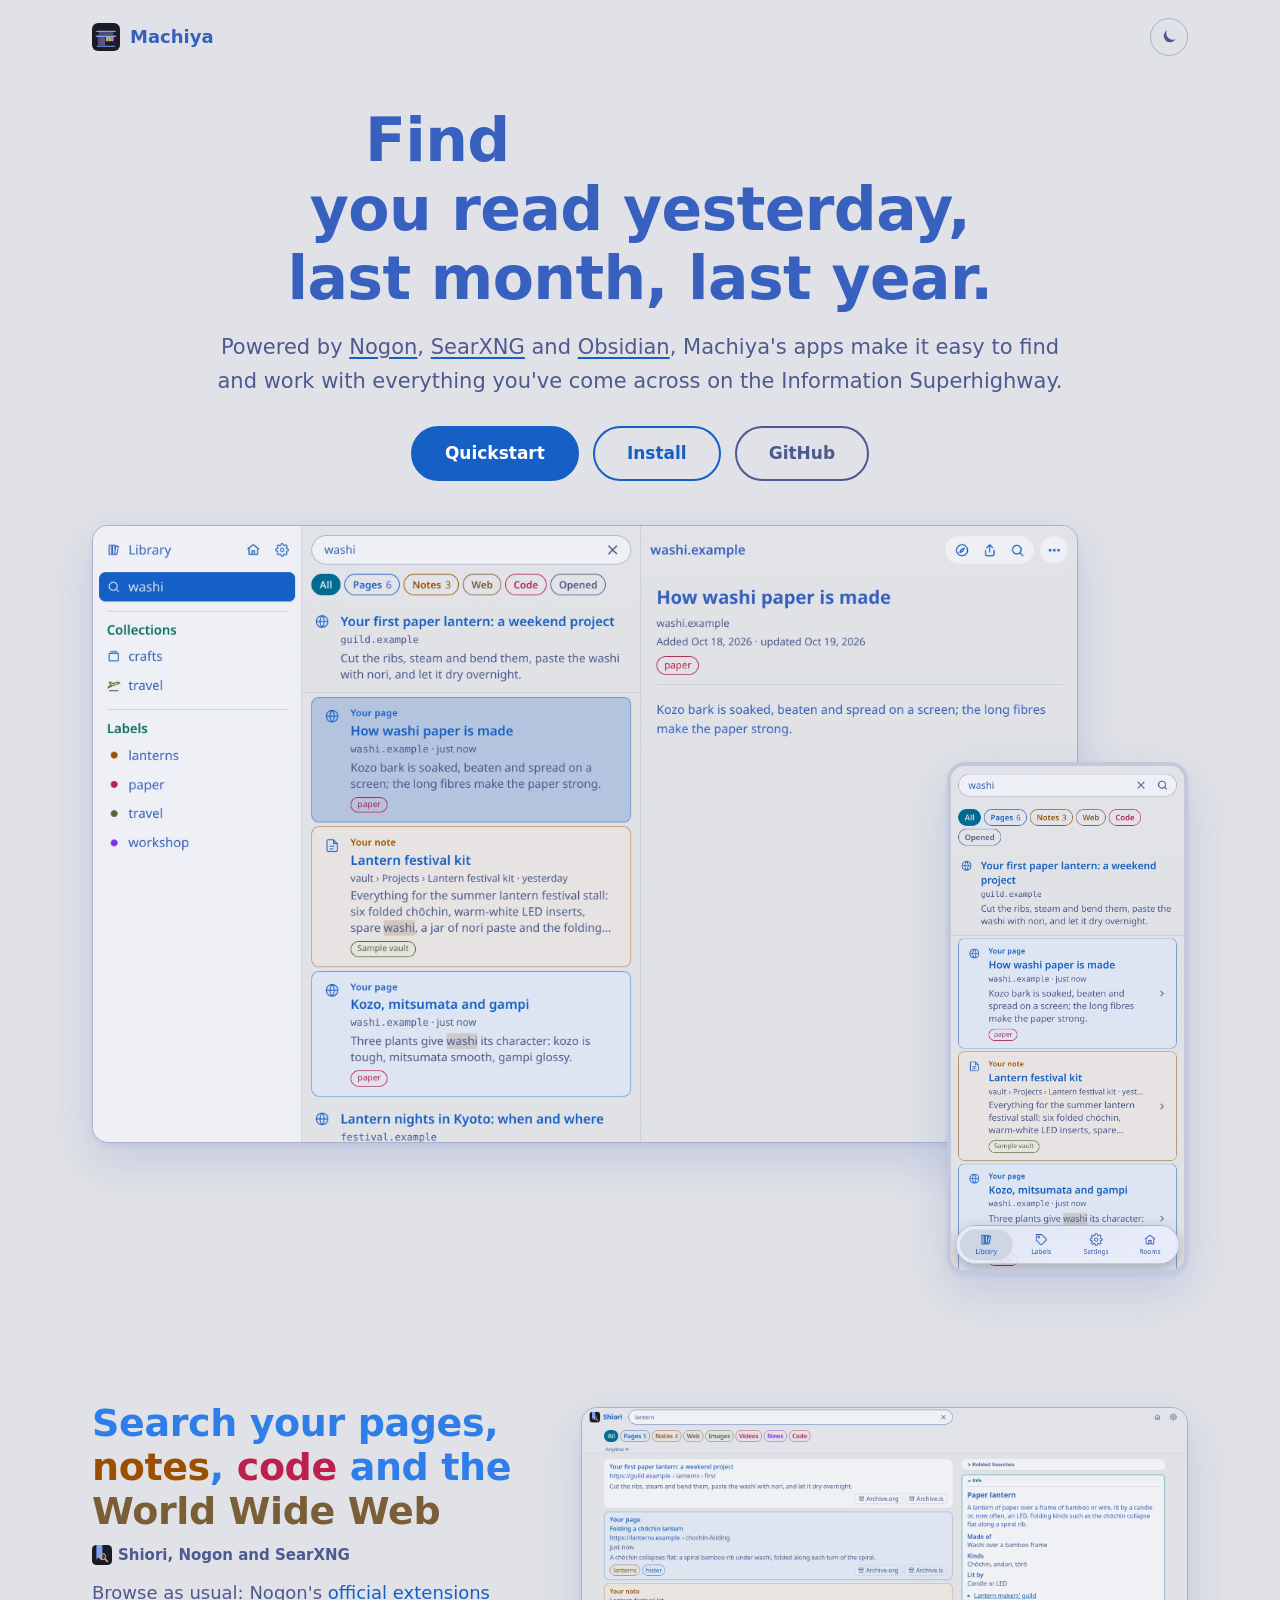
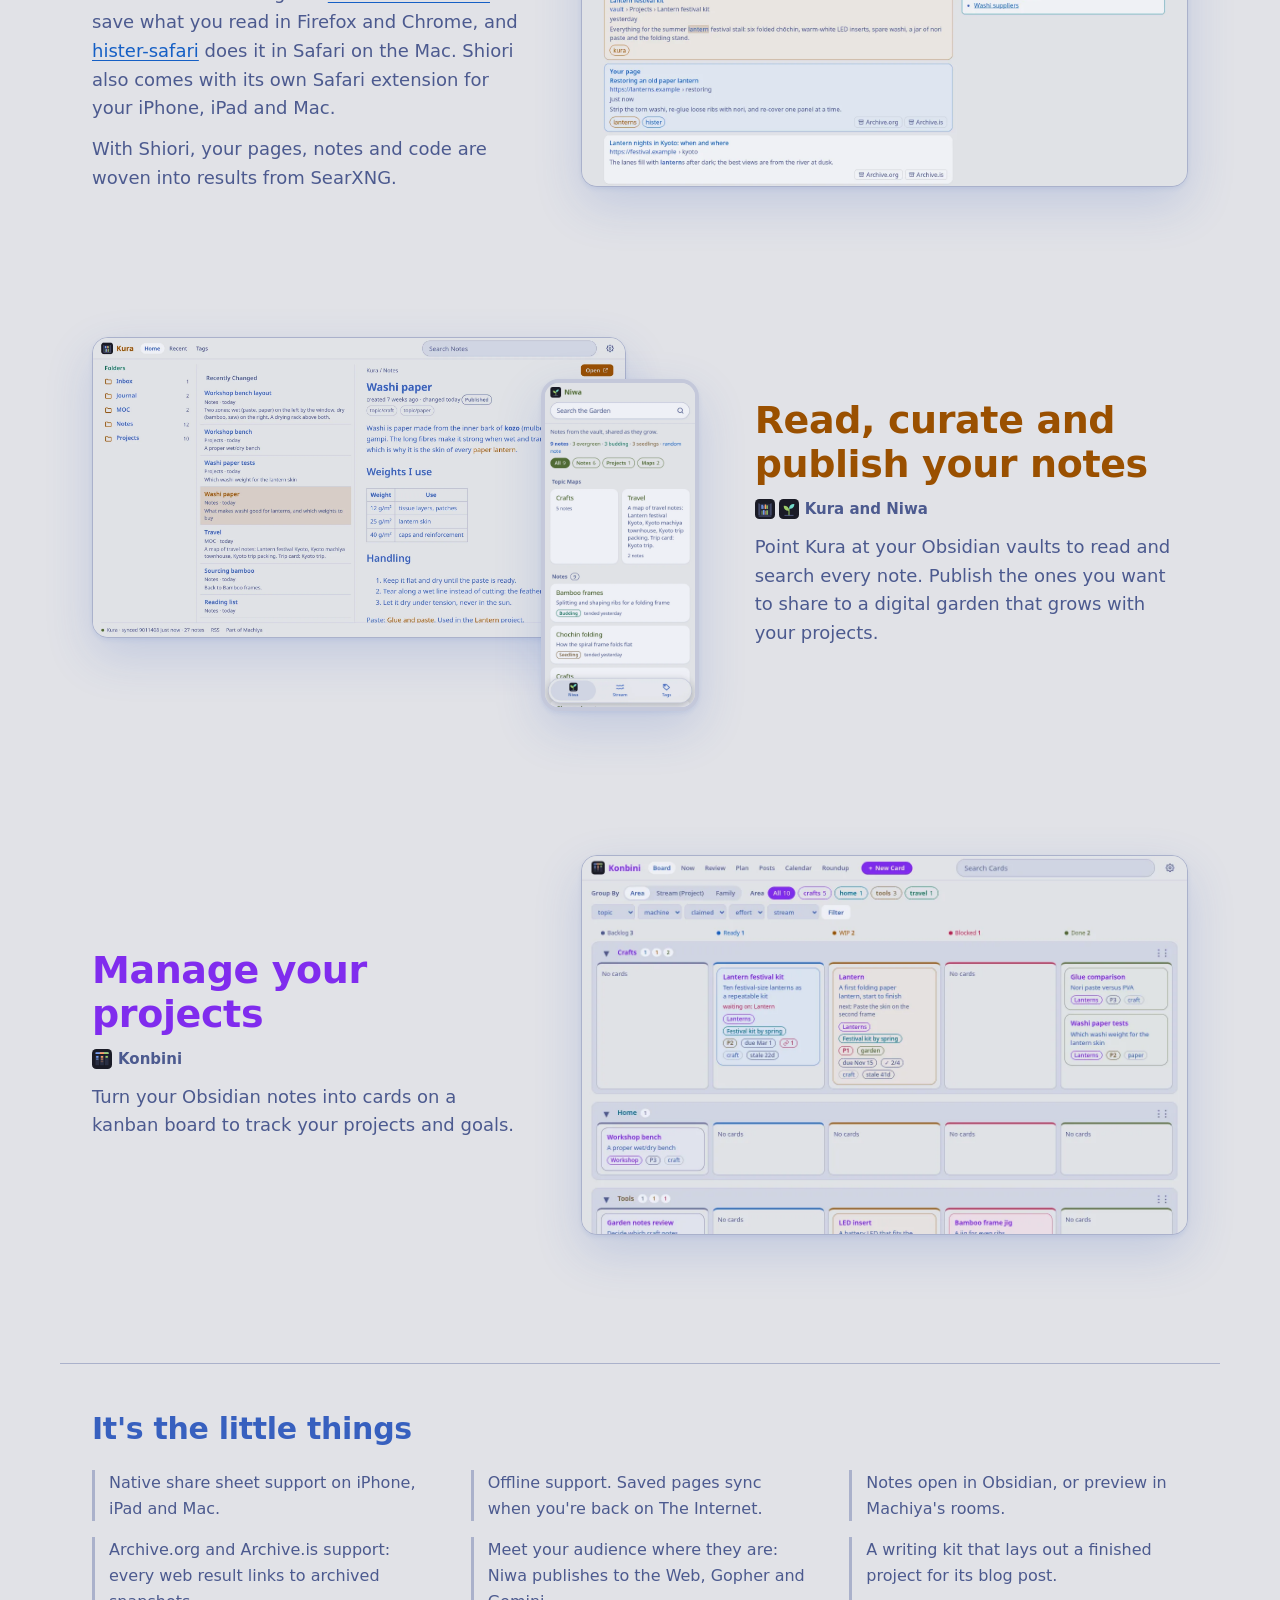
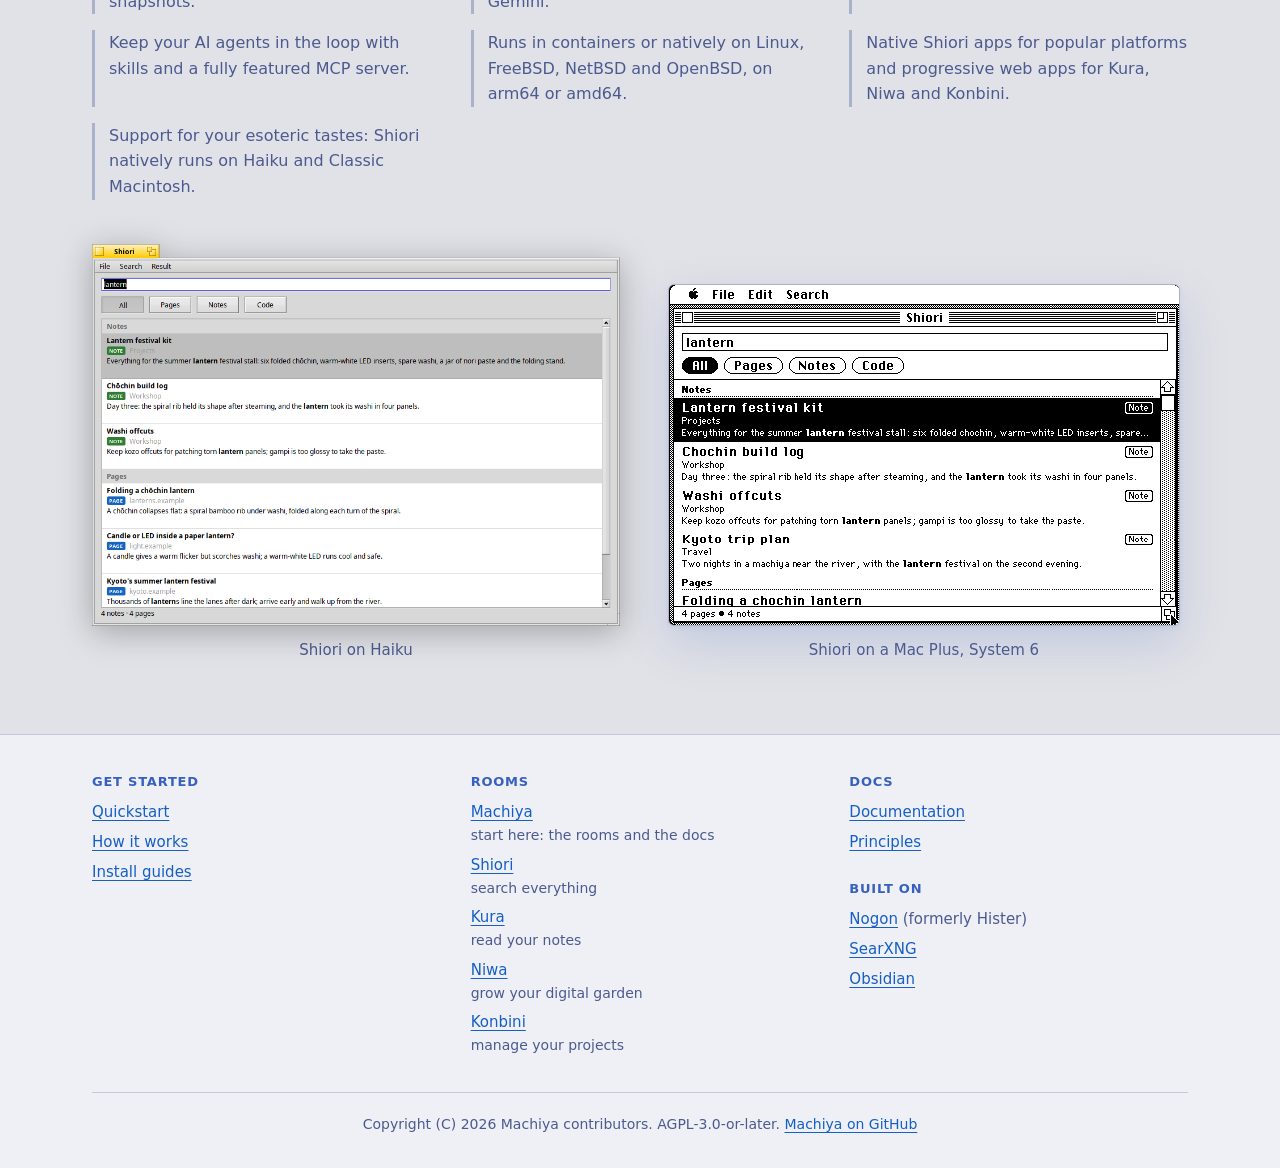
<file: site/index.html>
<!doctype html>
<html lang="en">
<head>
<meta charset="utf-8">
<meta name="viewport" content="width=device-width, initial-scale=1">
<title>Machiya: find everything you read</title>
<meta name="description" content="Powered by Nogon, SearXNG and Obsidian, Machiya's apps make it easy to find and work with everything you've come across on the Information Superhighway.">
<meta name="color-scheme" content="light dark">
<meta name="theme-color" content="#e1e2e7" media="(prefers-color-scheme: light)">
<meta name="theme-color" content="#1a1b26" media="(prefers-color-scheme: dark)">
<meta name="referrer" content="no-referrer">
<link rel="icon" href="favicon.ico" sizes="16x16 32x32 48x48">
<link rel="icon" href="icons/machiya.svg" type="image/svg+xml">
<link rel="apple-touch-icon" href="icons/apple-touch-icon.png">
<link rel="stylesheet" href="style.css">
<script>document.documentElement.classList.add("js");try{var t=localStorage.getItem("theme");if(t==="light"||t==="dark")document.documentElement.dataset.theme=t}catch(e){}</script>
</head>
<body>
<a class="skip" href="#main">Skip to content</a>

<header class="site-header">
  <div class="wrap">
    <a class="brand" href="./"><img src="icons/machiya.svg" alt="" width="28" height="28"><span>Machiya</span></a>
    <button class="theme-toggle" type="button" hidden aria-label="Switch theme">
      <svg class="only-light" viewBox="0 0 24 24" width="18" height="18" aria-hidden="true"><path fill="currentColor" d="M21 14.5A8.5 8.5 0 0 1 9.5 3a8.5 8.5 0 1 0 11.5 11.5Z"/></svg>
      <svg class="only-dark" viewBox="0 0 24 24" width="18" height="18" aria-hidden="true"><circle cx="12" cy="12" r="4.5" fill="currentColor"/><path stroke="currentColor" stroke-width="2" stroke-linecap="round" d="M12 2v2.5M12 19.5V22M2 12h2.5M19.5 12H22M4.9 4.9l1.8 1.8M17.3 17.3l1.8 1.8M4.9 19.1l1.8-1.8M17.3 6.7l1.8-1.8"/></svg>
    </button>
  </div>
</header>

<main id="main">
  <section class="hero" aria-labelledby="title">
    <div class="wrap">
      <div class="hero-text">
        <h1 id="title" aria-label="Find everything you read yesterday, last month, last year."><span class="line1">Find <span class="spin" aria-hidden="true"><span class="w page">the page</span><span class="w note">the note</span><span class="w phlog">the phlog</span><span class="w capsule">the capsule</span><span class="w code">the code</span><span class="w all">everything</span></span></span><span class="line2"> you read yesterday,</span><span class="line2"> last month, last year.</span></h1>
        <p class="lede">Powered by <a href="https://nogon.eu/">Nogon</a>, <a href="https://github.com/searxng/searxng">SearXNG</a> and <a href="https://obsidian.md">Obsidian</a><span class="lede-more">, Machiya's apps make it easy to find and work with everything you've come across on the Information&nbsp;Superhighway</span>.</p>
        <div class="actions">
          <a class="button" href="https://github.com/machiya-kobo/machiya#already-have-hister-and-searxng-search-them-together-with-shiori">Quickstart</a>
          <a class="button secondary" href="https://github.com/machiya-kobo/machiya#full-machiya-stack">Install</a>
          <a class="button neutral" href="https://github.com/machiya-kobo">GitHub</a>
        </div>
      </div>
      <div class="hero-shot pair">
        <picture class="wide only-light">
          <img src="img/hero-light.webp" width="2560" height="1600" loading="lazy" decoding="async" fetchpriority="high" alt="Shiori, the Machiya search app, with results for washi: web results with your pages How washi paper is made and Kozo, mitsumata and gampi and your note Lantern festival kit woven in, each in its own tinted card. Your page How washi paper is made is open on the right.">
        </picture>
        <picture class="wide only-dark">
          <img src="img/hero-dark.webp" width="2560" height="1600" loading="lazy" decoding="async" fetchpriority="high" alt="Shiori, the Machiya search app, with results for washi: web results with your pages How washi paper is made and Kozo, mitsumata and gampi and your note Lantern festival kit woven in, each in its own tinted card. Your page How washi paper is made is open on the right.">
        </picture>
        <picture class="phone only-light">
          <img src="img/hero-phone-light.webp" width="780" height="1688" loading="lazy" decoding="async" alt="The same search for washi in Shiori on a phone.">
        </picture>
        <picture class="phone only-dark">
          <img src="img/hero-phone-dark.webp" width="780" height="1688" loading="lazy" decoding="async" alt="The same search for washi in Shiori on a phone.">
        </picture>
      </div>
    </div>
  </section>

  <section class="feature" aria-labelledby="f-search">
    <div class="wrap">
      <div class="feature-text">
        <h2 id="f-search">Search your pages, <span class="c-notes">notes</span>, <span class="c-code">code</span> and the <span class="c-web">World Wide Web</span></h2>
        <p class="tag shiori"><img src="icons/shiori.svg" alt="" width="20" height="20">Shiori, Nogon and SearXNG</p>
        <p>Browse as usual: Nogon's <a href="https://nogon.eu/docs/browser-extension">official extensions</a> save what you read in Firefox and Chrome, and <a href="https://github.com/nburns/hister-safari">hister-safari</a> does it in Safari on the Mac. Shiori also comes with its own Safari extension for your iPhone, iPad and Mac.</p>
        <p>With Shiori, your pages, notes and code are woven into results from SearXNG.</p>
      </div>
      <figure class="feature-shot">
        <picture class="only-light">
          <source media="(max-width: 600px)" srcset="img/search-phone-light.webp" width="780" height="1688">
          <img src="img/search-light.webp" width="1600" height="1000" loading="lazy" decoding="async" alt="Shiori's search page on the All tab for lantern: web results with your pages Folding a chōchin lantern and Restoring an old paper lantern and your note Lantern festival kit woven in, each in its own tinted card, beside an Info box about paper lanterns.">
        </picture>
        <picture class="only-dark">
          <source media="(max-width: 600px)" srcset="img/search-phone-dark.webp" width="780" height="1688">
          <img src="img/search-dark.webp" width="1600" height="1000" loading="lazy" decoding="async" alt="Shiori's search page on the All tab for lantern: web results with your pages Folding a chōchin lantern and Restoring an old paper lantern and your note Lantern festival kit woven in, each in its own tinted card, beside an Info box about paper lanterns.">
        </picture>
      </figure>
    </div>
  </section>

  <section class="feature flip" aria-labelledby="f-notes">
    <div class="wrap">
      <div class="feature-text">
        <h2 id="f-notes">Read, curate and publish your notes</h2>
        <p class="tag kura"><img src="icons/kura.svg" alt="" width="20" height="20"><img src="icons/niwa.svg" alt="" width="20" height="20">Kura and Niwa</p>
        <p>Point Kura at your Obsidian vaults to read and search every note. Publish the ones you want to share to a digital garden that grows with your projects.</p>
      </div>
      <figure class="feature-shot pair">
        <picture class="wide only-light">
          <img src="img/notes-kura-light.webp" width="1920" height="1080" loading="lazy" decoding="async" alt="Kura showing the note Washi paper: its tags, a table of paper weights and the handling steps, beside the vault's folders and a list of recently changed notes.">
        </picture>
        <picture class="wide only-dark">
          <img src="img/notes-kura-dark.webp" width="1920" height="1080" loading="lazy" decoding="async" alt="Kura showing the note Washi paper: its tags, a table of paper weights and the handling steps, beside the vault's folders and a list of recently changed notes.">
        </picture>
        <picture class="phone only-light">
          <img src="img/notes-niwa-phone-light.webp" width="780" height="1688" loading="lazy" decoding="async" alt="Niwa on a phone: the published notes, with topic maps for crafts and travel, then every note, most recently tended first, marked Seedling, Budding or Evergreen.">
        </picture>
        <picture class="phone only-dark">
          <img src="img/notes-niwa-phone-dark.webp" width="780" height="1688" loading="lazy" decoding="async" alt="Niwa on a phone: the published notes, with topic maps for crafts and travel, then every note, most recently tended first, marked Seedling, Budding or Evergreen.">
        </picture>
      </figure>
    </div>
  </section>

  <section class="feature" aria-labelledby="f-projects">
    <div class="wrap">
      <div class="feature-text">
        <h2 id="f-projects">Manage your projects</h2>
        <p class="tag konbini"><img src="icons/konbini.svg" alt="" width="20" height="20">Konbini</p>
        <p>Turn your Obsidian notes into cards on a kanban board to track your projects and goals.</p>
      </div>
      <figure class="feature-shot">
        <picture class="only-light">
          <img src="img/projects-light.webp" width="1280" height="800" loading="lazy" decoding="async" alt="Konbini's board for the sample vault: cards grouped by area in Backlog, Ready, WIP, Blocked and Done columns, each lane headed by its count and each card tinted in its column's colour, under one header row with a New Card button and card search, a Group By switch and Area pills.">
        </picture>
        <picture class="only-dark">
          <img src="img/projects-dark.webp" width="1280" height="800" loading="lazy" decoding="async" alt="Konbini's board for the sample vault: cards grouped by area in Backlog, Ready, WIP, Blocked and Done columns, each lane headed by its count and each card tinted in its column's colour, under one header row with a New Card button and card search, a Group By switch and Area pills.">
        </picture>
      </figure>
    </div>
  </section>

  <section class="extras" aria-labelledby="extras-title">
    <div class="wrap">
      <h2 id="extras-title">It's the little things</h2>
      <ul class="extras-grid">
        <li>Native share sheet support on iPhone, iPad and Mac.</li>
        <li>Offline support. Saved pages sync when you're back on The Internet.</li>
        <li>Notes open in Obsidian, or preview in Machiya's rooms.</li>
        <li>Archive.org and Archive.is support: every web result links to archived snapshots.</li>
        <li>Meet your audience where they are: Niwa publishes to the Web, Gopher and Gemini.</li>
        <li>A writing kit that lays out a finished project for its blog post.</li>
        <li>Keep your AI agents in the loop with skills and a fully featured MCP server.</li>
        <li>Runs in containers or natively on Linux, FreeBSD, NetBSD and OpenBSD, on arm64 or amd64.</li>
        <li>Native Shiori apps for popular platforms and progressive web apps for Kura, Niwa and Konbini.</li>
        <li>Support for your esoteric tastes: Shiori natively runs on Haiku and Classic Macintosh.</li>
      </ul>
      <div class="extras-shots">
        <figure class="feature-shot window">
          <img src="img/shiori-haiku.png" width="931" height="675" loading="lazy" decoding="async" alt="Shiori on Haiku: a search for lantern lists sample notes and saved pages in a native Haiku window.">
          <figcaption>Shiori on Haiku</figcaption>
        </figure>
        <figure class="feature-shot retro">
          <img src="img/shiori-system6.png" width="512" height="342" loading="lazy" decoding="async" alt="Shiori on a Mac Plus in System 6, in black and white: a search for lantern lists sample notes (Lantern festival kit, Chochin build log, Washi offcuts, Kyoto trip plan) above saved pages.">
          <figcaption>Shiori on a Mac Plus, System 6</figcaption>
        </figure>
      </div>
    </div>
  </section>
</main>

<footer class="site-footer">
  <div class="wrap">
    <div class="footer-cols">
      <nav aria-labelledby="ft-start">
        <h2 id="ft-start">Get started</h2>
        <ul>
          <li><a href="https://github.com/machiya-kobo/machiya#quickstart">Quickstart</a></li>
          <li><a href="https://github.com/machiya-kobo/machiya/blob/main/docs/architecture.md">How it works</a></li>
          <li><a href="https://github.com/machiya-kobo/machiya/tree/main/docs/install">Install guides</a></li>
        </ul>
      </nav>
      <nav aria-labelledby="ft-repos">
        <h2 id="ft-repos">Rooms</h2>
        <ul>
          <li><a href="https://github.com/machiya-kobo/machiya">Machiya</a> <span>start here: the rooms and the docs</span></li>
          <li><a href="https://github.com/machiya-kobo/shiori">Shiori</a> <span>search everything</span></li>
          <li><a href="https://github.com/machiya-kobo/kura">Kura</a> <span>read your notes</span></li>
          <li><a href="https://github.com/machiya-kobo/niwa">Niwa</a> <span>grow your digital garden</span></li>
          <li><a href="https://github.com/machiya-kobo/konbini">Konbini</a> <span>manage your projects</span></li>
        </ul>
      </nav>
      <div class="footer-stack">
        <nav aria-labelledby="ft-docs">
          <h2 id="ft-docs">Docs</h2>
          <ul>
            <li><a href="https://github.com/machiya-kobo/machiya/tree/main/docs">Documentation</a></li>
            <li><a href="https://github.com/machiya-kobo/machiya/blob/main/docs/principles.md">Principles</a></li>
          </ul>
        </nav>
        <nav aria-labelledby="ft-built">
          <h2 id="ft-built">Built on</h2>
          <ul>
            <li><a href="https://github.com/asciimoo/nogon">Nogon</a> (formerly Hister)</li>
            <li><a href="https://github.com/searxng/searxng">SearXNG</a></li>
            <li><a href="https://obsidian.md">Obsidian</a></li>
          </ul>
        </nav>
      </div>
    </div>
    <div class="footer-legal">
      <p>Copyright (C) 2026 Machiya contributors. AGPL-3.0-or-later. <a href="https://github.com/machiya-kobo">Machiya on GitHub</a></p>
    </div>
  </div>
</footer>
<script>
(function () {
  var root = document.documentElement, button = document.querySelector(".theme-toggle");
  var system = matchMedia("(prefers-color-scheme: dark)");
  function current() { return root.dataset.theme || (system.matches ? "dark" : "light"); }
  function label() { button.setAttribute("aria-label", current() === "dark" ? "Switch to light theme" : "Switch to dark theme"); }
  button.hidden = false;
  label();
  button.addEventListener("click", function () {
    var next = current() === "dark" ? "light" : "dark";
    root.dataset.theme = next;
    try { localStorage.setItem("theme", next); } catch (e) {}
    label();
  });
  system.addEventListener("change", label);
  // screenshots load lazily as they near the screen: fade each in once it has loaded (style.css), never leave one hidden
  document.querySelectorAll(".hero-shot img, .feature-shot img").forEach(function (img) {
    function shown() { img.classList.add("is-loaded"); }
    if (img.complete) shown();
    else { img.addEventListener("load", shown); img.addEventListener("error", shown); }
  });
})();
</script>
</body>
</html>
</file>
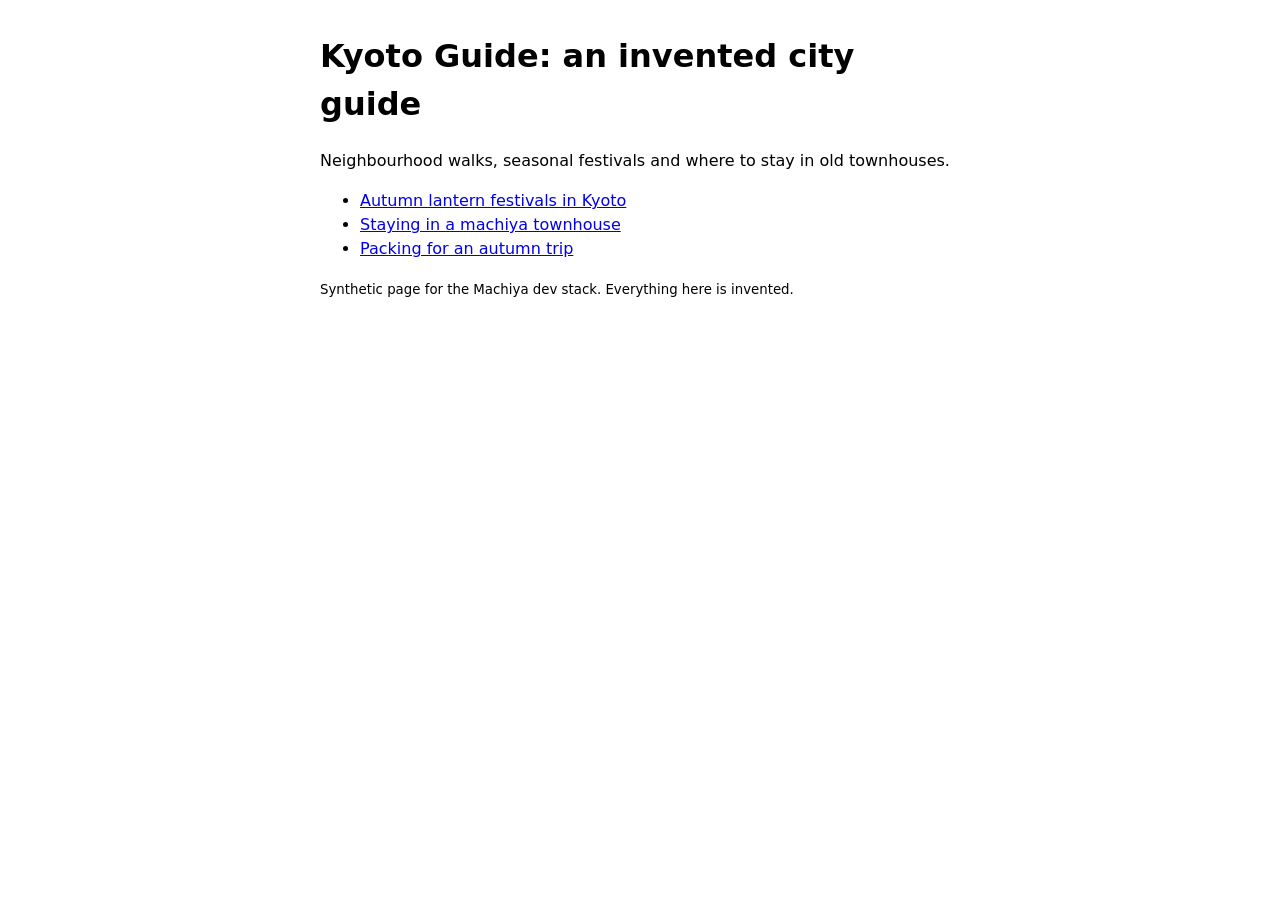
<file: compose/dev/seed/site/kyoto-guide.example/index.html>
<!doctype html>
<html lang="en">
<head>
<meta charset="utf-8">
<title>Kyoto Guide: an invented city guide</title>
<meta name="description" content="Neighbourhood walks, seasonal festivals and where to stay in old townhouses.">
<style>body{font-family:system-ui,sans-serif;max-width:40rem;margin:2rem auto;padding:0 1rem;line-height:1.5}</style>
</head>
<body>
<h1>Kyoto Guide: an invented city guide</h1>
<p>Neighbourhood walks, seasonal festivals and where to stay in old townhouses.</p>
<ul>
<li><a href="/autumn-festivals.html">Autumn lantern festivals in Kyoto</a></li>
<li><a href="/machiya-stays.html">Staying in a machiya townhouse</a></li>
<li><a href="/packing.html">Packing for an autumn trip</a></li>
</ul>
<p><small>Synthetic page for the Machiya dev stack. Everything here is invented.</small></p>
</body>
</html>
</file>
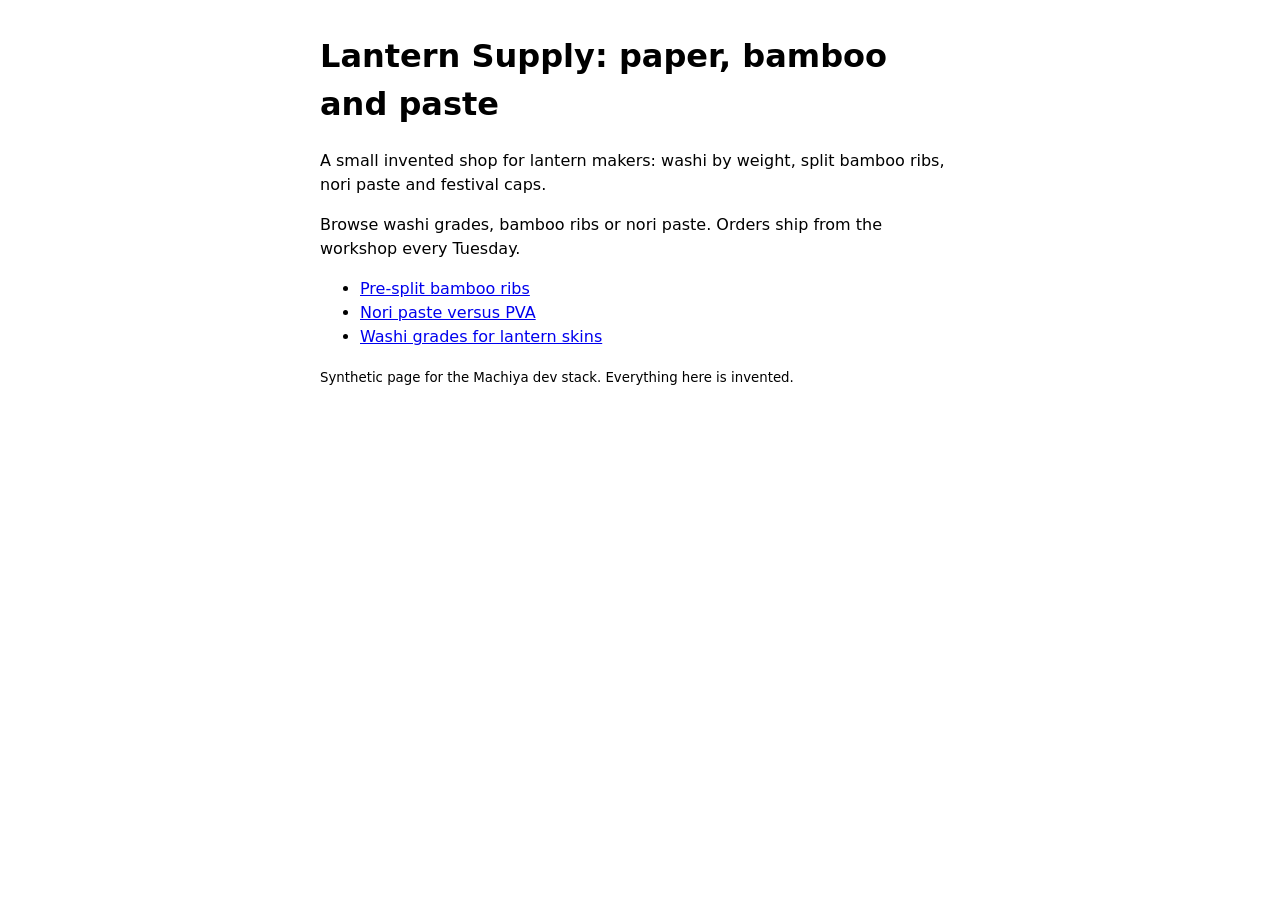
<file: compose/dev/seed/site/lantern-supply.example/index.html>
<!doctype html>
<html lang="en">
<head>
<meta charset="utf-8">
<title>Lantern Supply: paper, bamboo and paste</title>
<meta name="description" content="A small invented shop for lantern makers: washi by weight, split bamboo ribs, nori paste and festival caps.">
<style>body{font-family:system-ui,sans-serif;max-width:40rem;margin:2rem auto;padding:0 1rem;line-height:1.5}</style>
</head>
<body>
<h1>Lantern Supply: paper, bamboo and paste</h1>
<p>A small invented shop for lantern makers: washi by weight, split bamboo ribs, nori paste and festival caps.</p>
<p>Browse washi grades, bamboo ribs or nori paste. Orders ship from the workshop every Tuesday.</p>
<ul>
<li><a href="/bamboo-ribs.html">Pre-split bamboo ribs</a></li>
<li><a href="/nori-paste.html">Nori paste versus PVA</a></li>
<li><a href="/washi-grades.html">Washi grades for lantern skins</a></li>
</ul>
<p><small>Synthetic page for the Machiya dev stack. Everything here is invented.</small></p>
</body>
</html>
</file>
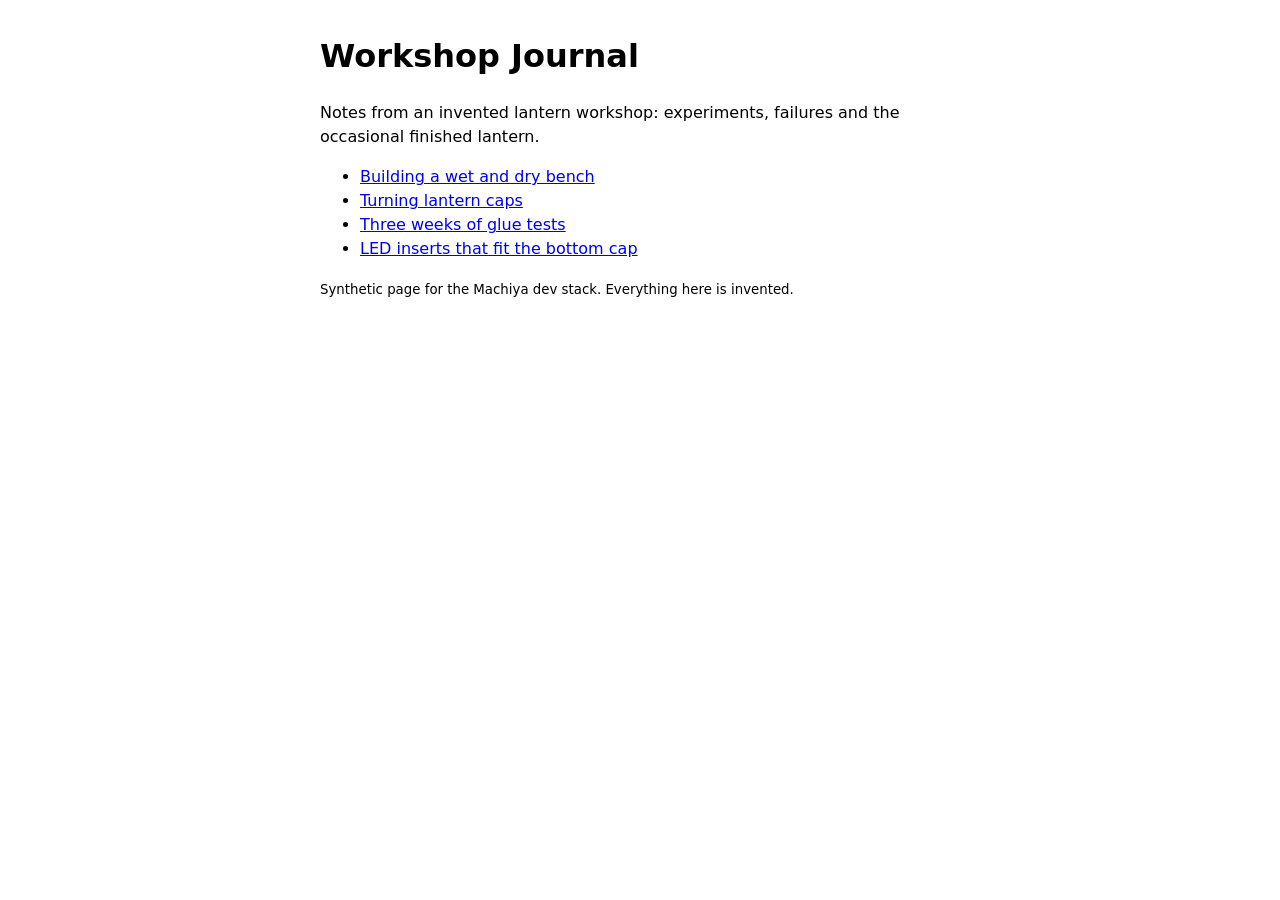
<file: compose/dev/seed/site/workshop-journal.example/index.html>
<!doctype html>
<html lang="en">
<head>
<meta charset="utf-8">
<title>Workshop Journal</title>
<meta name="description" content="Notes from an invented lantern workshop: experiments, failures and the occasional finished lantern.">
<style>body{font-family:system-ui,sans-serif;max-width:40rem;margin:2rem auto;padding:0 1rem;line-height:1.5}</style>
</head>
<body>
<h1>Workshop Journal</h1>
<p>Notes from an invented lantern workshop: experiments, failures and the occasional finished lantern.</p>
<ul>
<li><a href="/posts/bench-build.html">Building a wet and dry bench</a></li>
<li><a href="/posts/caps.html">Turning lantern caps</a></li>
<li><a href="/posts/glue-tests.html">Three weeks of glue tests</a></li>
<li><a href="/posts/led-inserts.html">LED inserts that fit the bottom cap</a></li>
</ul>
<p><small>Synthetic page for the Machiya dev stack. Everything here is invented.</small></p>
</body>
</html>
</file>
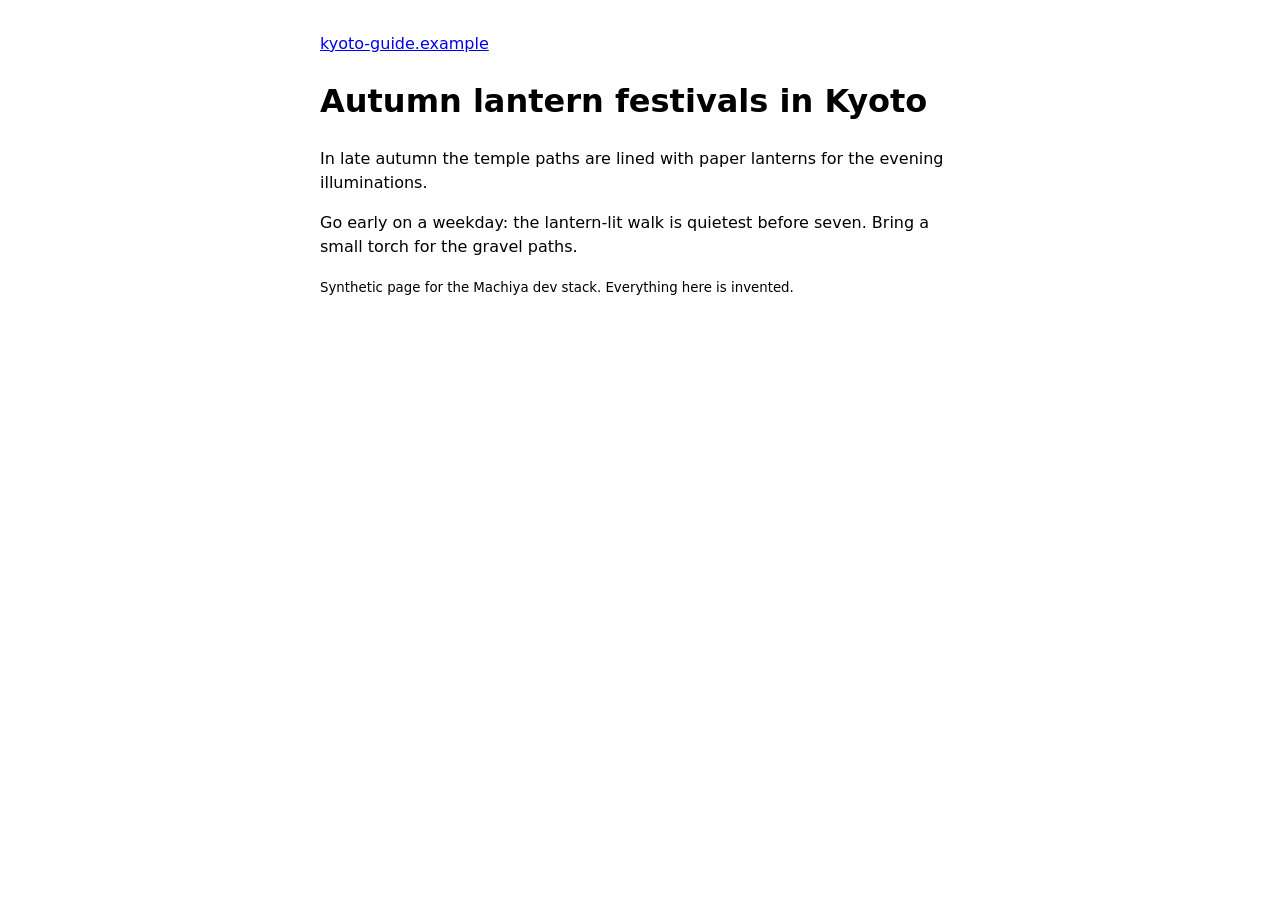
<file: compose/dev/seed/site/kyoto-guide.example/autumn-festivals.html>
<!doctype html>
<html lang="en">
<head>
<meta charset="utf-8">
<title>Autumn lantern festivals in Kyoto</title>
<meta name="description" content="In late autumn the temple paths are lined with paper lanterns for the evening illuminations.">
<style>body{font-family:system-ui,sans-serif;max-width:40rem;margin:2rem auto;padding:0 1rem;line-height:1.5}</style>
</head>
<body>
<p><a href="/">kyoto-guide.example</a></p>
<h1>Autumn lantern festivals in Kyoto</h1>
<p>In late autumn the temple paths are lined with paper lanterns for the evening illuminations.</p>
<p>Go early on a weekday: the lantern-lit walk is quietest before seven. Bring a small torch for the gravel paths.</p>
<p><small>Synthetic page for the Machiya dev stack. Everything here is invented.</small></p>
</body>
</html>
</file>
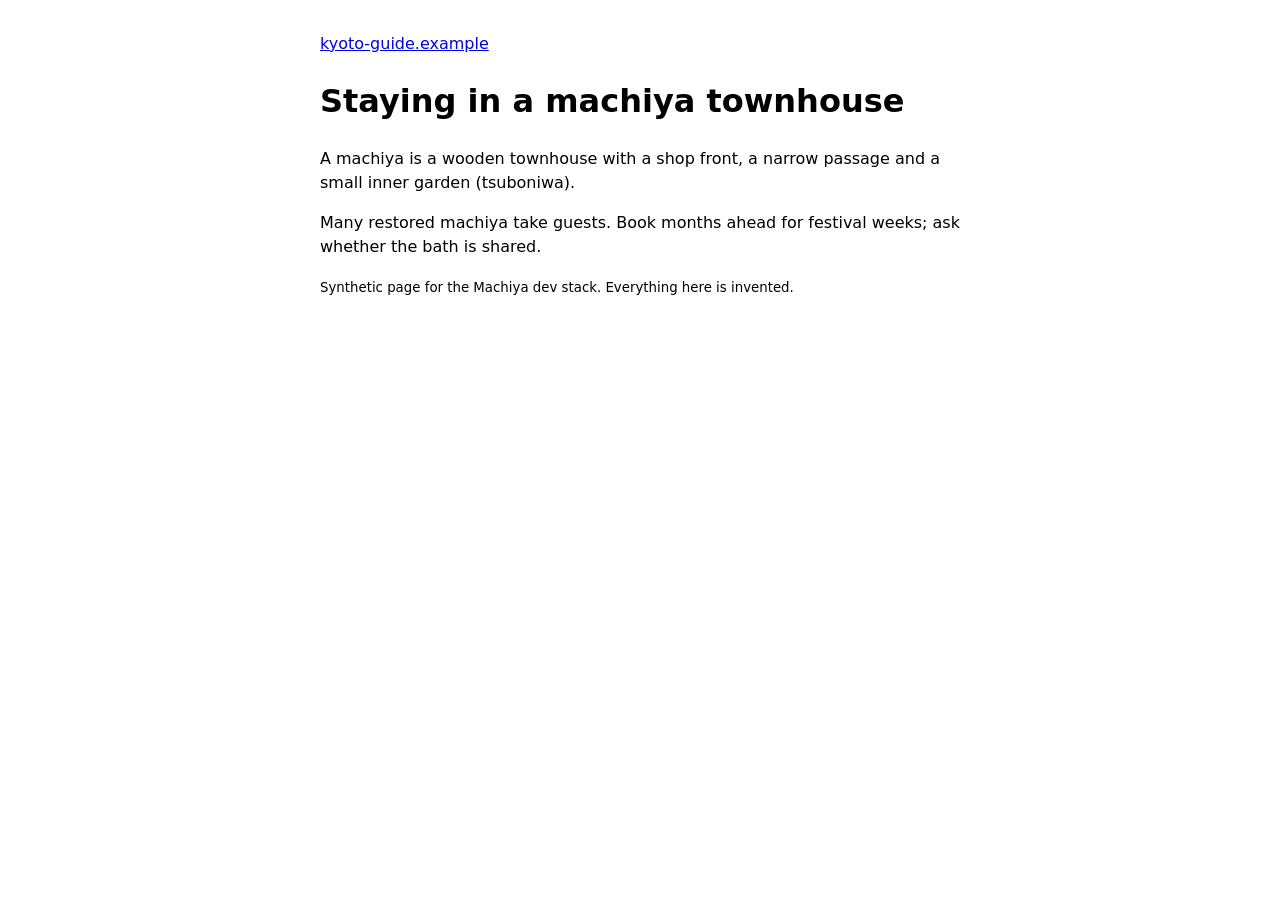
<file: compose/dev/seed/site/kyoto-guide.example/machiya-stays.html>
<!doctype html>
<html lang="en">
<head>
<meta charset="utf-8">
<title>Staying in a machiya townhouse</title>
<meta name="description" content="A machiya is a wooden townhouse with a shop front, a narrow passage and a small inner garden (tsuboniwa).">
<style>body{font-family:system-ui,sans-serif;max-width:40rem;margin:2rem auto;padding:0 1rem;line-height:1.5}</style>
</head>
<body>
<p><a href="/">kyoto-guide.example</a></p>
<h1>Staying in a machiya townhouse</h1>
<p>A machiya is a wooden townhouse with a shop front, a narrow passage and a small inner garden (tsuboniwa).</p>
<p>Many restored machiya take guests. Book months ahead for festival weeks; ask whether the bath is shared.</p>
<p><small>Synthetic page for the Machiya dev stack. Everything here is invented.</small></p>
</body>
</html>
</file>
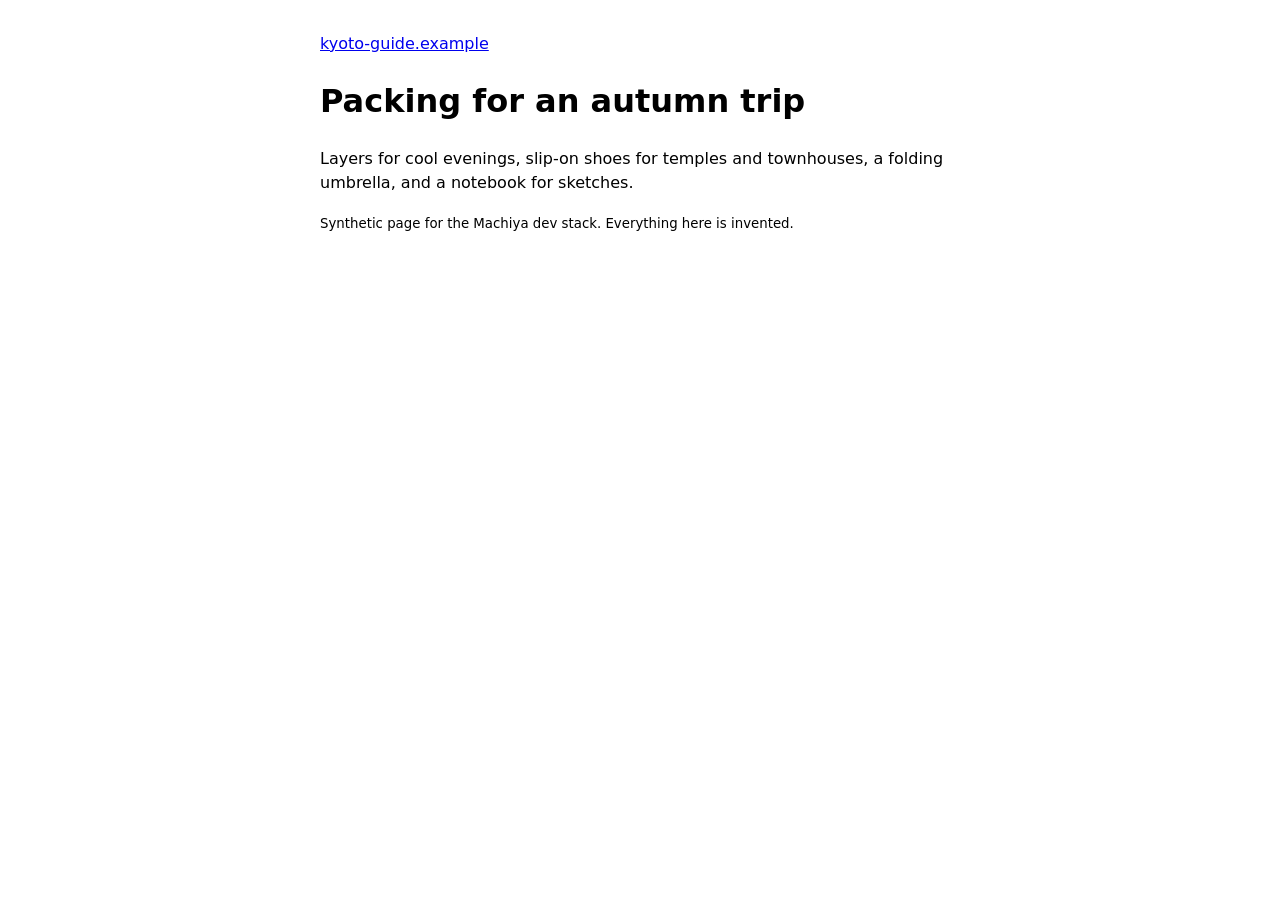
<file: compose/dev/seed/site/kyoto-guide.example/packing.html>
<!doctype html>
<html lang="en">
<head>
<meta charset="utf-8">
<title>Packing for an autumn trip</title>
<meta name="description" content="Layers for cool evenings, slip-on shoes for temples and townhouses, a folding umbrella, and a notebook for sketches.">
<style>body{font-family:system-ui,sans-serif;max-width:40rem;margin:2rem auto;padding:0 1rem;line-height:1.5}</style>
</head>
<body>
<p><a href="/">kyoto-guide.example</a></p>
<h1>Packing for an autumn trip</h1>
<p>Layers for cool evenings, slip-on shoes for temples and townhouses, a folding umbrella, and a notebook for sketches.</p>
<p><small>Synthetic page for the Machiya dev stack. Everything here is invented.</small></p>
</body>
</html>
</file>
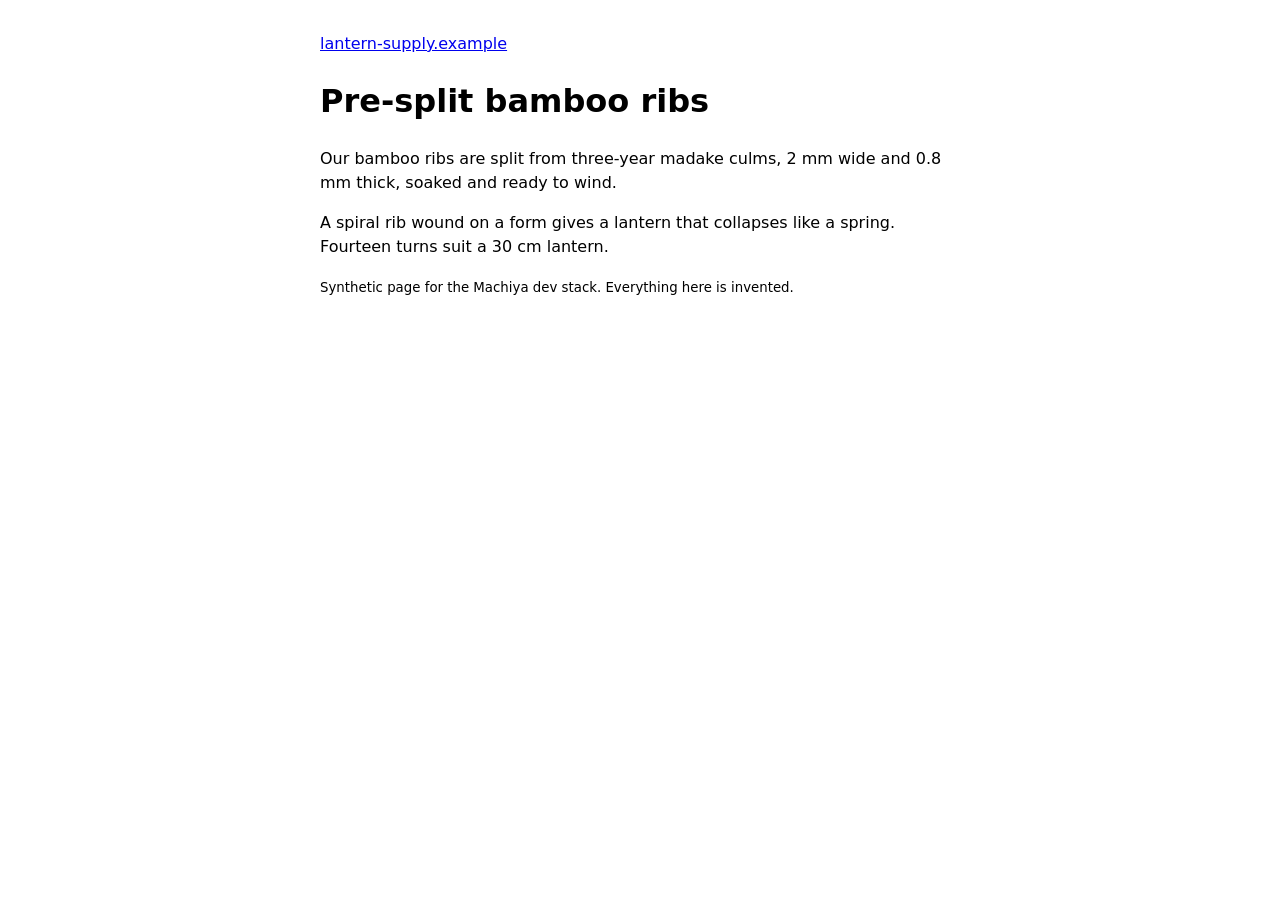
<file: compose/dev/seed/site/lantern-supply.example/bamboo-ribs.html>
<!doctype html>
<html lang="en">
<head>
<meta charset="utf-8">
<title>Pre-split bamboo ribs</title>
<meta name="description" content="Our bamboo ribs are split from three-year madake culms, 2 mm wide and 0.8 mm thick, soaked and ready to wind.">
<style>body{font-family:system-ui,sans-serif;max-width:40rem;margin:2rem auto;padding:0 1rem;line-height:1.5}</style>
</head>
<body>
<p><a href="/">lantern-supply.example</a></p>
<h1>Pre-split bamboo ribs</h1>
<p>Our bamboo ribs are split from three-year madake culms, 2 mm wide and 0.8 mm thick, soaked and ready to wind.</p>
<p>A spiral rib wound on a form gives a lantern that collapses like a spring. Fourteen turns suit a 30 cm lantern.</p>
<p><small>Synthetic page for the Machiya dev stack. Everything here is invented.</small></p>
</body>
</html>
</file>
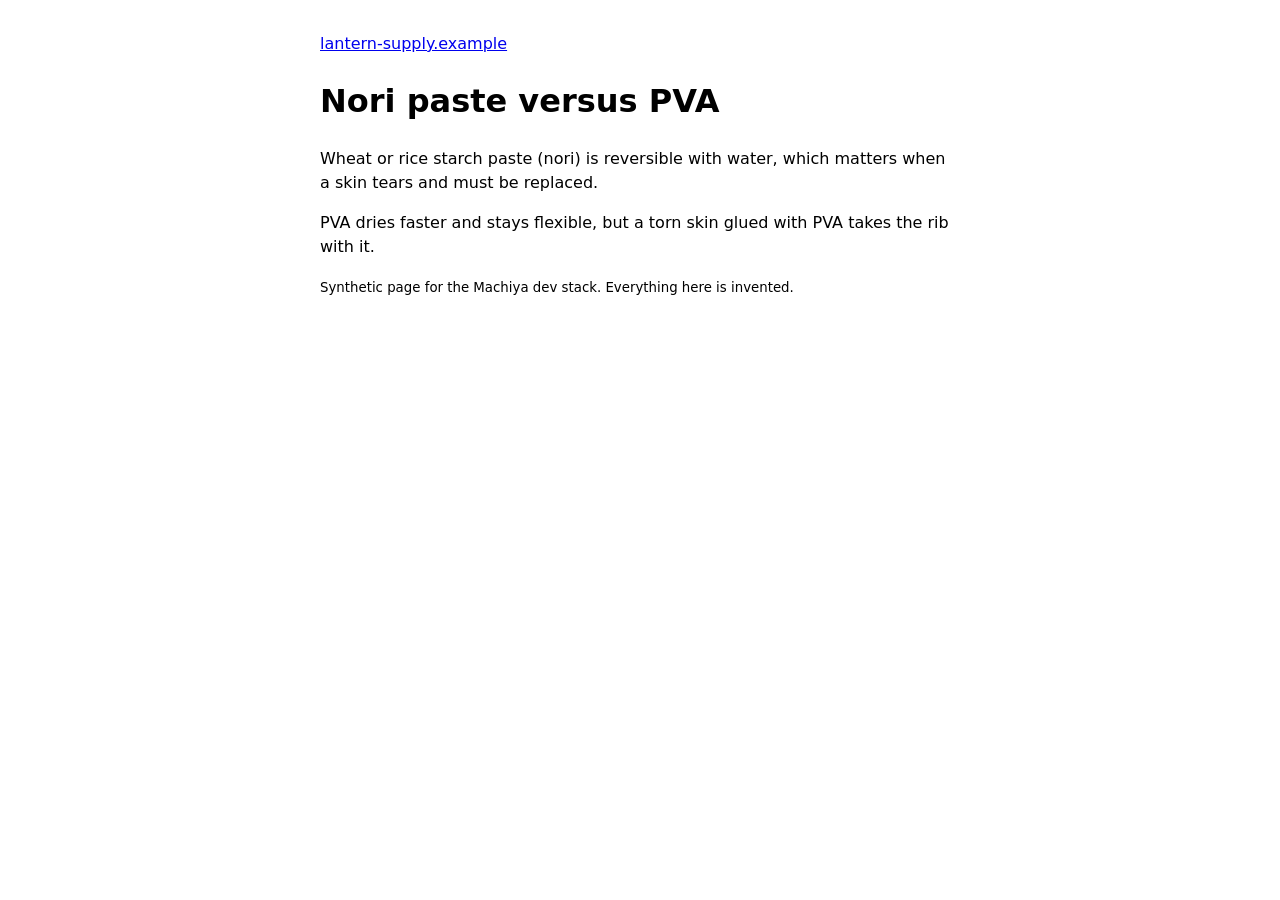
<file: compose/dev/seed/site/lantern-supply.example/nori-paste.html>
<!doctype html>
<html lang="en">
<head>
<meta charset="utf-8">
<title>Nori paste versus PVA</title>
<meta name="description" content="Wheat or rice starch paste (nori) is reversible with water, which matters when a skin tears and must be replaced.">
<style>body{font-family:system-ui,sans-serif;max-width:40rem;margin:2rem auto;padding:0 1rem;line-height:1.5}</style>
</head>
<body>
<p><a href="/">lantern-supply.example</a></p>
<h1>Nori paste versus PVA</h1>
<p>Wheat or rice starch paste (nori) is reversible with water, which matters when a skin tears and must be replaced.</p>
<p>PVA dries faster and stays flexible, but a torn skin glued with PVA takes the rib with it.</p>
<p><small>Synthetic page for the Machiya dev stack. Everything here is invented.</small></p>
</body>
</html>
</file>
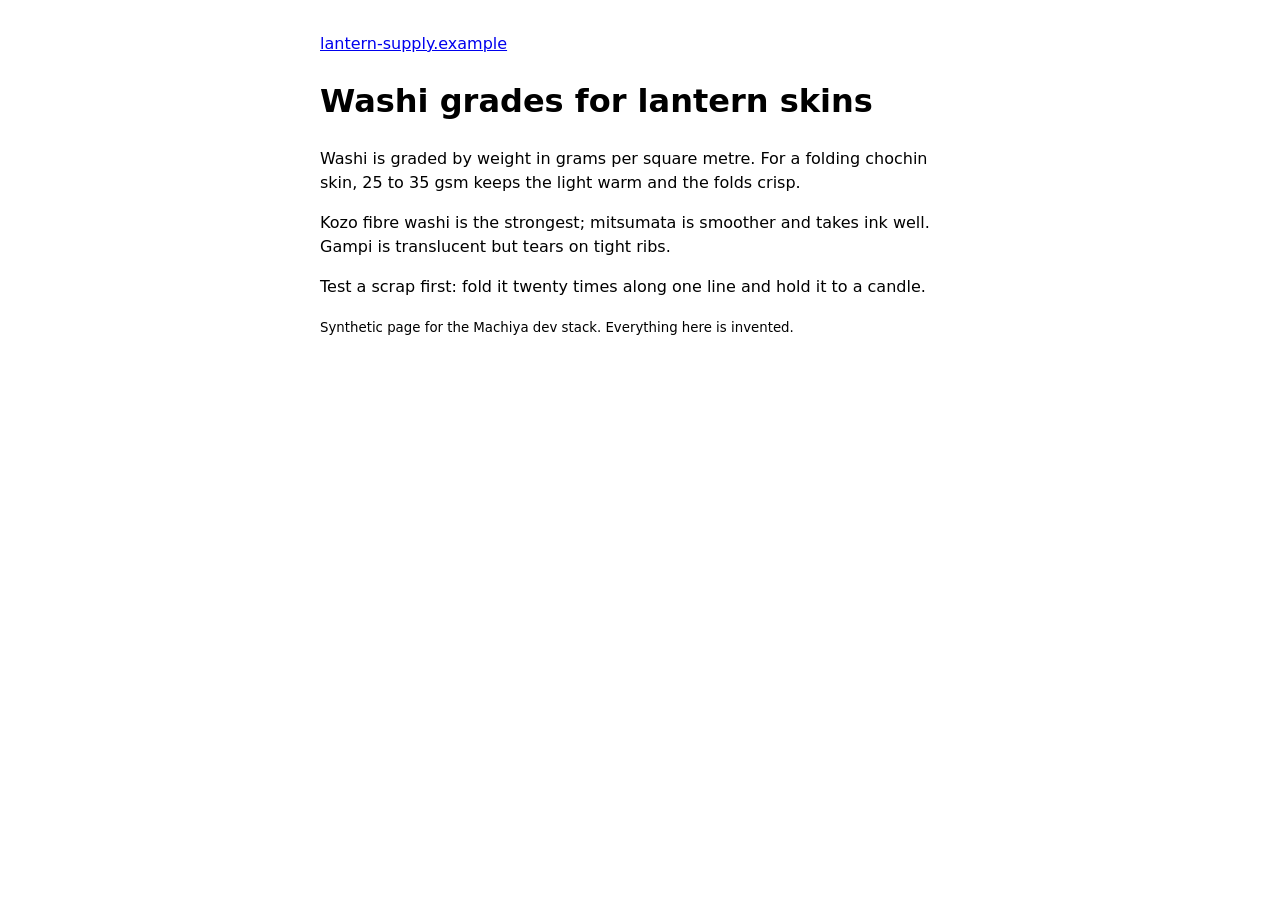
<file: compose/dev/seed/site/lantern-supply.example/washi-grades.html>
<!doctype html>
<html lang="en">
<head>
<meta charset="utf-8">
<title>Washi grades for lantern skins</title>
<meta name="description" content="Washi is graded by weight in grams per square metre. For a folding chochin skin, 25 to 35 gsm keeps the light warm and the folds crisp.">
<style>body{font-family:system-ui,sans-serif;max-width:40rem;margin:2rem auto;padding:0 1rem;line-height:1.5}</style>
</head>
<body>
<p><a href="/">lantern-supply.example</a></p>
<h1>Washi grades for lantern skins</h1>
<p>Washi is graded by weight in grams per square metre. For a folding chochin skin, 25 to 35 gsm keeps the light warm and the folds crisp.</p>
<p>Kozo fibre washi is the strongest; mitsumata is smoother and takes ink well. Gampi is translucent but tears on tight ribs.</p>
<p>Test a scrap first: fold it twenty times along one line and hold it to a candle.</p>
<p><small>Synthetic page for the Machiya dev stack. Everything here is invented.</small></p>
</body>
</html>
</file>
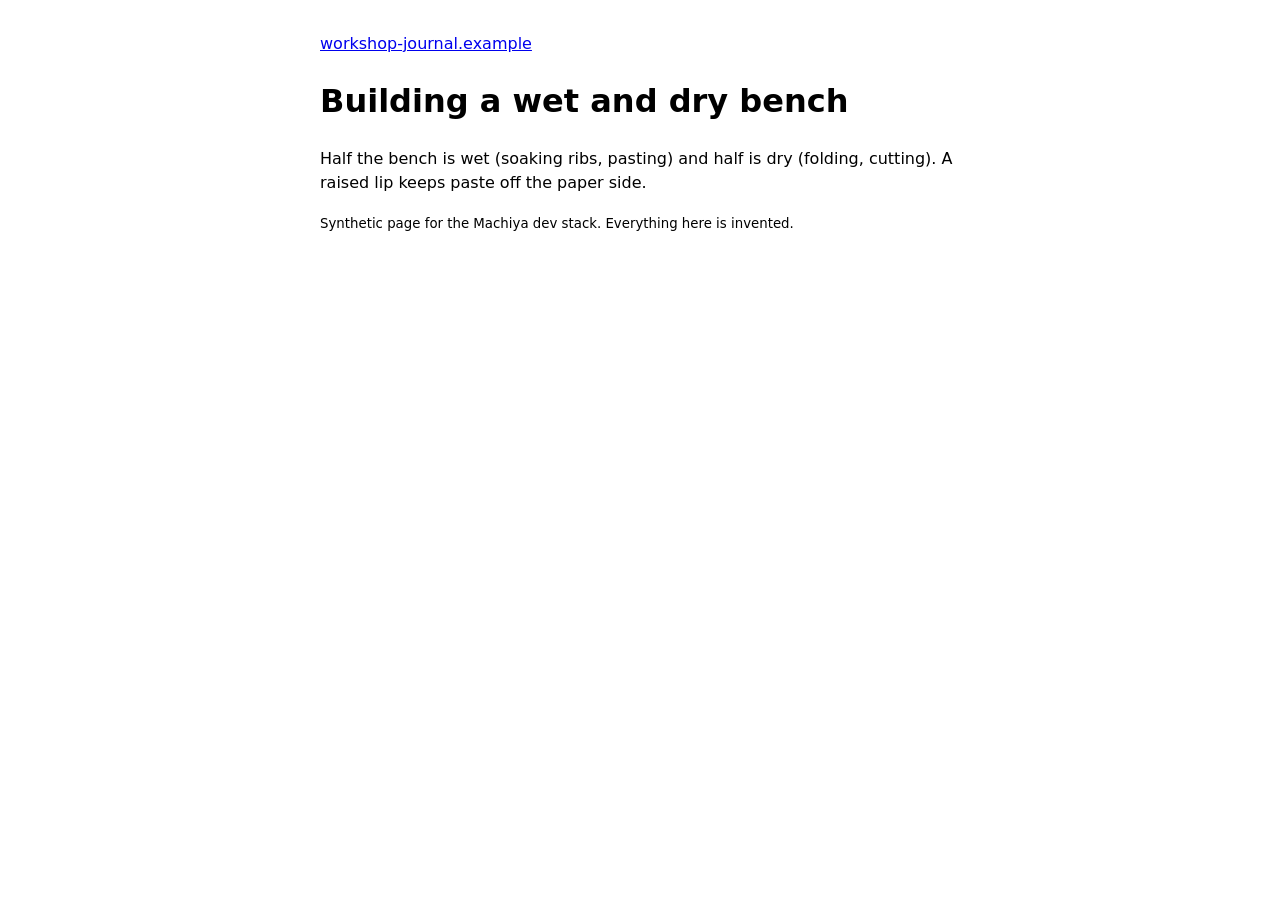
<file: compose/dev/seed/site/workshop-journal.example/posts/bench-build.html>
<!doctype html>
<html lang="en">
<head>
<meta charset="utf-8">
<title>Building a wet and dry bench</title>
<meta name="description" content="Half the bench is wet (soaking ribs, pasting) and half is dry (folding, cutting). A raised lip keeps paste off the paper side.">
<style>body{font-family:system-ui,sans-serif;max-width:40rem;margin:2rem auto;padding:0 1rem;line-height:1.5}</style>
</head>
<body>
<p><a href="/">workshop-journal.example</a></p>
<h1>Building a wet and dry bench</h1>
<p>Half the bench is wet (soaking ribs, pasting) and half is dry (folding, cutting). A raised lip keeps paste off the paper side.</p>
<p><small>Synthetic page for the Machiya dev stack. Everything here is invented.</small></p>
</body>
</html>
</file>
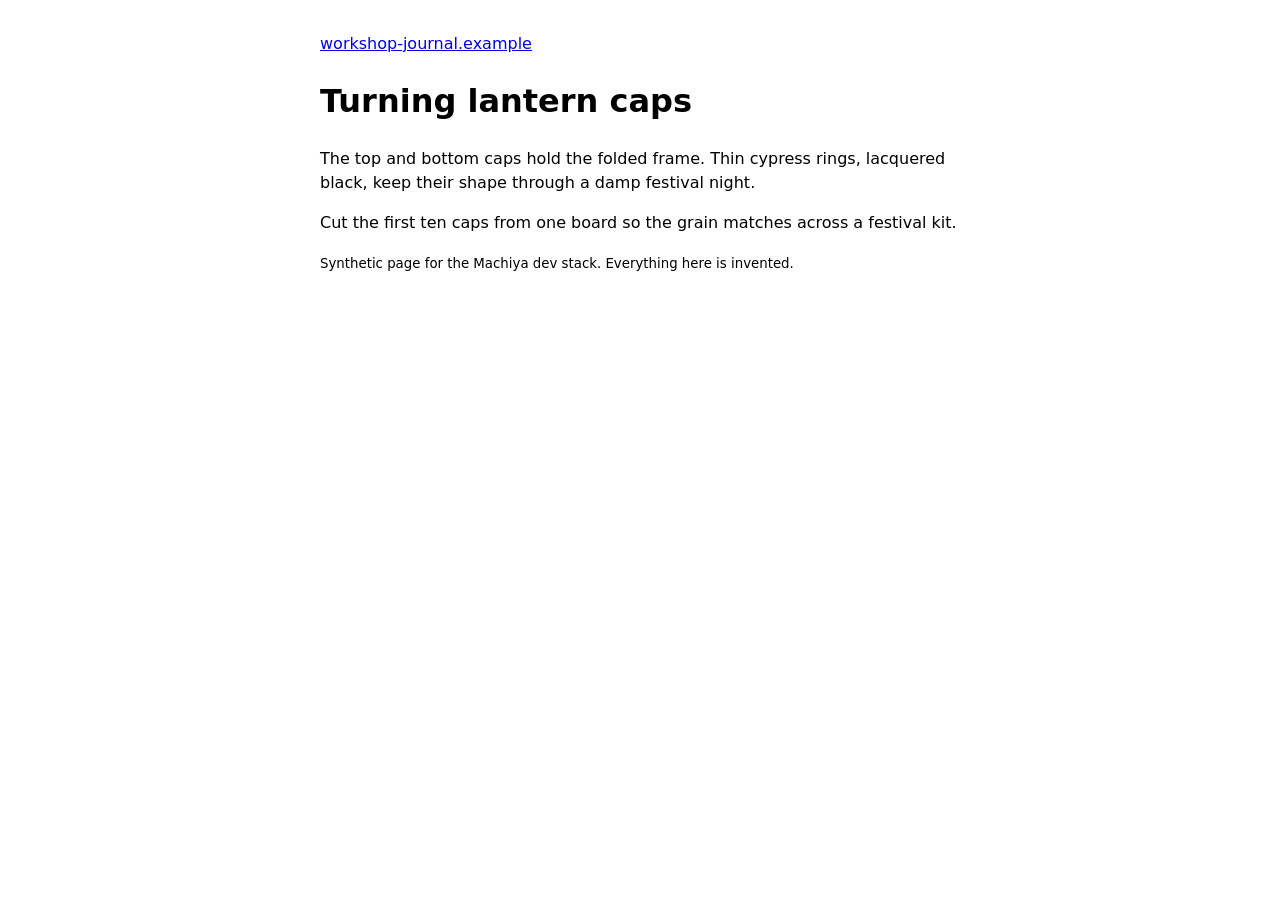
<file: compose/dev/seed/site/workshop-journal.example/posts/caps.html>
<!doctype html>
<html lang="en">
<head>
<meta charset="utf-8">
<title>Turning lantern caps</title>
<meta name="description" content="The top and bottom caps hold the folded frame.">
<style>body{font-family:system-ui,sans-serif;max-width:40rem;margin:2rem auto;padding:0 1rem;line-height:1.5}</style>
</head>
<body>
<p><a href="/">workshop-journal.example</a></p>
<h1>Turning lantern caps</h1>
<p>The top and bottom caps hold the folded frame. Thin cypress rings, lacquered black, keep their shape through a damp festival night.</p>
<p>Cut the first ten caps from one board so the grain matches across a festival kit.</p>
<p><small>Synthetic page for the Machiya dev stack. Everything here is invented.</small></p>
</body>
</html>
</file>
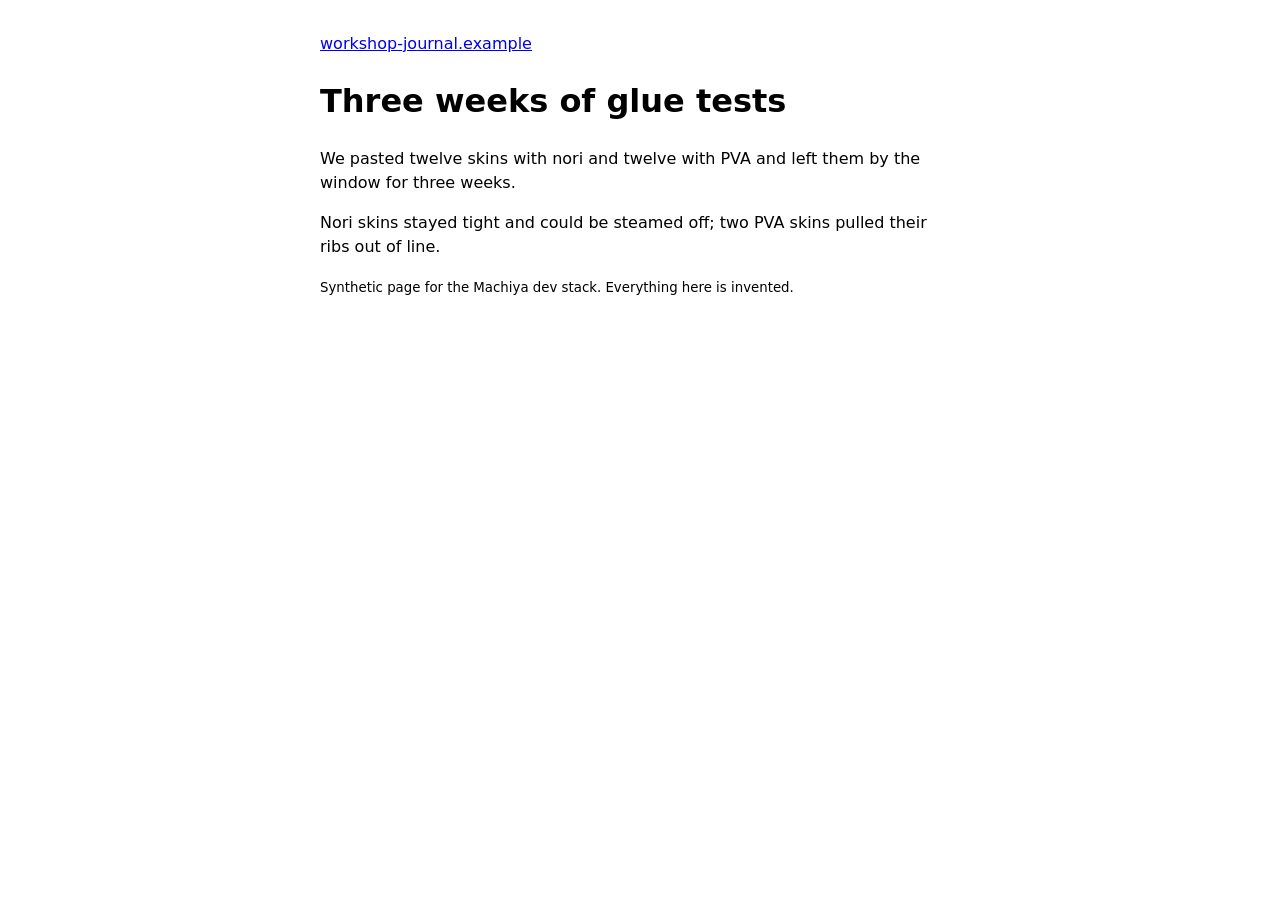
<file: compose/dev/seed/site/workshop-journal.example/posts/glue-tests.html>
<!doctype html>
<html lang="en">
<head>
<meta charset="utf-8">
<title>Three weeks of glue tests</title>
<meta name="description" content="We pasted twelve skins with nori and twelve with PVA and left them by the window for three weeks.">
<style>body{font-family:system-ui,sans-serif;max-width:40rem;margin:2rem auto;padding:0 1rem;line-height:1.5}</style>
</head>
<body>
<p><a href="/">workshop-journal.example</a></p>
<h1>Three weeks of glue tests</h1>
<p>We pasted twelve skins with nori and twelve with PVA and left them by the window for three weeks.</p>
<p>Nori skins stayed tight and could be steamed off; two PVA skins pulled their ribs out of line.</p>
<p><small>Synthetic page for the Machiya dev stack. Everything here is invented.</small></p>
</body>
</html>
</file>
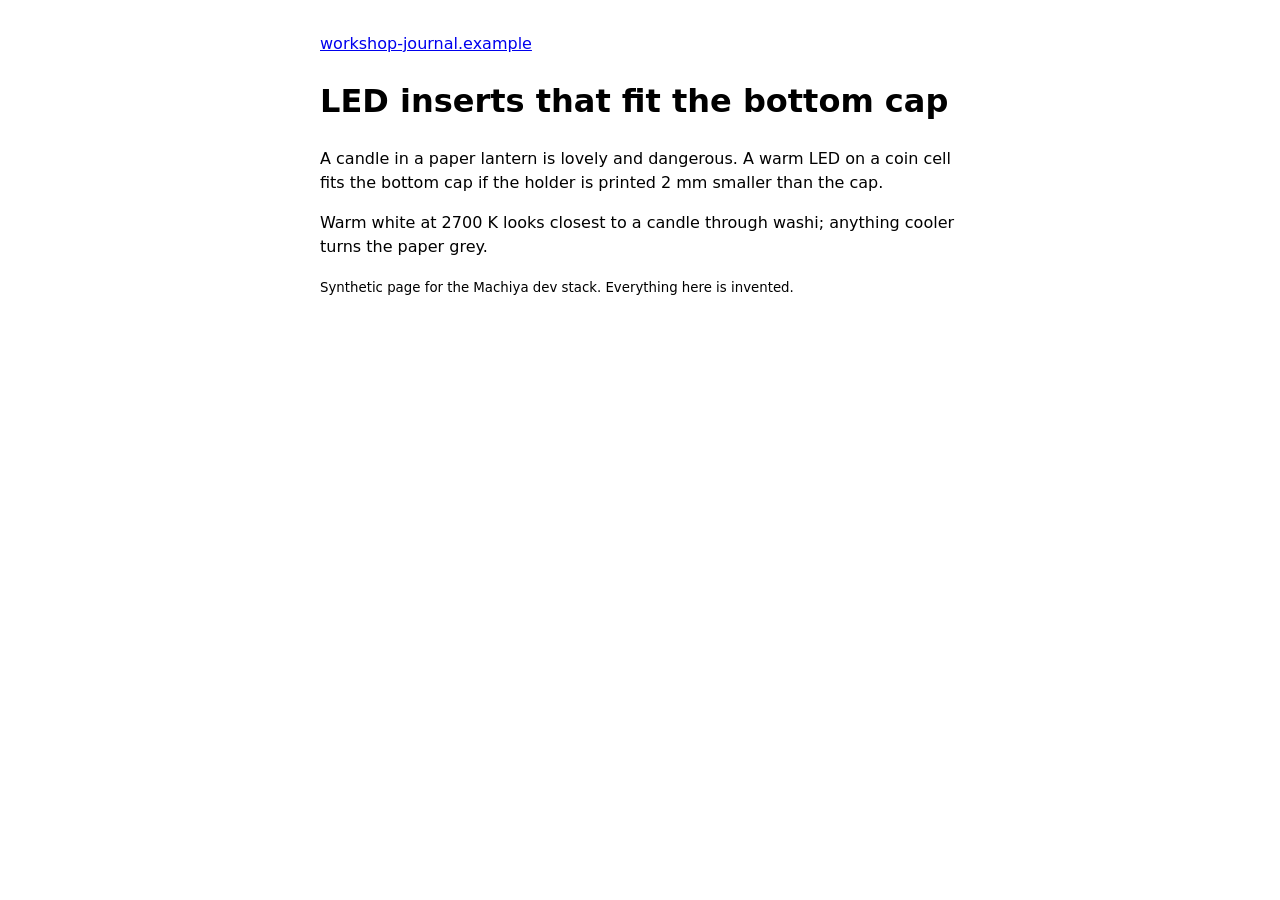
<file: compose/dev/seed/site/workshop-journal.example/posts/led-inserts.html>
<!doctype html>
<html lang="en">
<head>
<meta charset="utf-8">
<title>LED inserts that fit the bottom cap</title>
<meta name="description" content="A candle in a paper lantern is lovely and dangerous. A warm LED on a coin cell fits the bottom cap if the holder is printed 2 mm smaller than the cap.">
<style>body{font-family:system-ui,sans-serif;max-width:40rem;margin:2rem auto;padding:0 1rem;line-height:1.5}</style>
</head>
<body>
<p><a href="/">workshop-journal.example</a></p>
<h1>LED inserts that fit the bottom cap</h1>
<p>A candle in a paper lantern is lovely and dangerous. A warm LED on a coin cell fits the bottom cap if the holder is printed 2 mm smaller than the cap.</p>
<p>Warm white at 2700 K looks closest to a candle through washi; anything cooler turns the paper grey.</p>
<p><small>Synthetic page for the Machiya dev stack. Everything here is invented.</small></p>
</body>
</html>
</file>
<file: site/style.css>
/* Machiya's site. Tokens follow ui/machiya.css (Tokyo Night / Tokyo Night Day, the house default).
   Text pairs are >= 4.5:1: in light, text sits on --bg or --surface only; --comment is not used. */

:root {
  color-scheme: light dark;
  --font: system-ui, -apple-system, "Segoe UI", "Inter", Roboto, sans-serif;
  --width: 1160px;
  --gutter: 16px;
  --r-m: 10px; --r-l: 16px; --r-phone: 28px; --r-pill: 999px;

  /* Tokyo Night Day */
  --bg: #e1e2e7; --surface: #eef0f6; --line: #c4c8da; --line2: #aab1cb;
  --fg: #3760bf; --fg2: #4c5a8f;
  --blue: #155fc5; --orange: #9a5000; --green: #506b34; --magenta: #802cee; --cyan: #006a8e;
  /* Shiori's pill colours (Tokyo Night Day): Pages, Notes, Web, Small Web, Code */
  /* Pages takes Day's own blue (#2e7de9), not the apps' darker #155fc5: it only colours large headings here (3.1:1, enough
     for large text), and #155fc5 is as dark as Day's blue text, so it didn't stand out from it */
  --pill-pages: #2e7de9; --pill-notes: #9a5000; --pill-web: #7a5e36; --pill-smallweb: #0d6e5c; --pill-code: #bd204c; --pill-konbini: #802cee;
  --on-blue: #ffffff;
  --shadow: 0 2px 4px rgba(55,96,191,.10), 0 18px 48px rgba(55,96,191,.18);
}

/* Dark (Tokyo Night): the system's choice unless the theme button picked one (data-theme on <html>). */
@media (prefers-color-scheme: dark) {
  :root:not([data-theme="light"]) {
    /* Tokyo Night */
    --bg: #1a1b26; --surface: #24283b; --line: #292e42; --line2: #3b4261;
    --fg: #c0caf5; --fg2: #a9b1d6;
    --blue: #7aa2f7; --orange: #ff9e64; --green: #9ece6a; --magenta: #bb9af7; --cyan: #7dcfff;
    /* Shiori's pill colours (Tokyo Night) */
    --pill-pages: #7aa2f7; --pill-notes: #ff9e64; --pill-web: #e0af68; --pill-smallweb: #1abc9c; --pill-code: #f7768e; --pill-konbini: #bb9af7;
    --on-blue: #1a1b26;
    --shadow: 0 2px 4px rgba(0,0,0,.4), 0 18px 48px rgba(0,0,0,.45);
    color-scheme: dark;
  }
  :root:not([data-theme="light"]) .only-light { display: none !important; }
  :root:not([data-theme="light"]) .only-dark { display: block !important; }
}
:root[data-theme="dark"] {
  /* Tokyo Night */
  --bg: #1a1b26; --surface: #24283b; --line: #292e42; --line2: #3b4261;
  --fg: #c0caf5; --fg2: #a9b1d6;
  --blue: #7aa2f7; --orange: #ff9e64; --green: #9ece6a; --magenta: #bb9af7; --cyan: #7dcfff;
  /* Shiori's pill colours (Tokyo Night) */
  --pill-pages: #7aa2f7; --pill-notes: #ff9e64; --pill-web: #e0af68; --pill-smallweb: #1abc9c; --pill-code: #f7768e; --pill-konbini: #bb9af7;
  --on-blue: #1a1b26;
  --shadow: 0 2px 4px rgba(0,0,0,.4), 0 18px 48px rgba(0,0,0,.45);
  color-scheme: dark;
}
:root[data-theme="light"] { color-scheme: light; }
:root[data-theme="dark"] .only-light { display: none !important; }
:root[data-theme="dark"] .only-dark { display: block !important; }
.only-dark { display: none !important; }

@media (min-width: 720px) { :root { --gutter: 32px; } }

*, *::before, *::after { box-sizing: border-box; }

html { -webkit-text-size-adjust: 100%; text-size-adjust: 100%; }

body {
  margin: 0;
  background: var(--bg);
  color: var(--fg);
  font: 17px/1.6 var(--font);
  overflow-wrap: break-word;
}

img { max-width: 100%; height: auto; display: block; }
picture { display: block; }

a { color: var(--blue); text-underline-offset: 3px; }
a:hover { text-decoration-thickness: 2px; }
:focus-visible { outline: 2px solid var(--blue); outline-offset: 3px; border-radius: 4px; }

h1, h2 { line-height: 1.15; margin: 0; letter-spacing: -0.01em; }
p { margin: 0; text-wrap: pretty; }

.skip {
  position: absolute; left: 12px; top: -100px; z-index: 2;
  background: var(--blue); color: var(--on-blue); padding: 8px 12px; border-radius: 6px;
}
.skip:focus { top: 12px; }

.wrap { max-width: var(--width); margin: 0 auto; padding: 0 var(--gutter); }

/* header */
.site-header .wrap { padding-block: 18px; display: flex; align-items: center; justify-content: space-between; }
.theme-toggle {
  display: inline-grid; place-items: center; width: 38px; height: 38px; padding: 0; cursor: pointer;
  border: 1px solid var(--line2); border-radius: var(--r-pill); background: transparent; color: var(--fg2);
}
.theme-toggle:hover { color: var(--fg); border-color: var(--fg2); }
.theme-toggle[hidden] { display: none; }
.theme-toggle svg.only-dark, .theme-toggle svg.only-light { display: block; }
.brand { display: inline-flex; align-items: center; gap: 10px; color: var(--fg); text-decoration: none; font-weight: 700; font-size: 18px; }
.brand img { width: 28px; height: 28px; }

/* hero */
.hero { padding: 32px 0 56px; }
.hero-text { text-align: center; max-width: 860px; margin: 0 auto; }
.hero h1 { font-size: clamp(34px, 8vw, 60px); font-weight: 800; }
/* The heading's word flips like a split-flap sign: the page, the note, the phlog, the capsule, the code, 1.5 s each,
   then "everything" for 8 s, and round again: one loop is 15.5 s (CSS only). "everything" wears the five pill colours in
   the order the words flipped (Pages, Notes, Small Web, Web, Code), blended, and they drift back and forth across it,
   as Hister's own title does. With reduced motion it's "everything", still. "Find" and the word are the first line,
   in a slot as wide as the widest word with the word set left in it, so nothing moves while the words change; the
   spare room falls at the line's end. The h1's aria-label reads the whole sentence. */
.hero h1 .line1, .hero h1 .line2 { display: block; }
.spin { display: inline-grid; vertical-align: bottom; perspective: 600px; }
.spin .w { grid-area: 1 / 1; text-align: left; white-space: nowrap; opacity: 0;
  transform-origin: 50% 50%; backface-visibility: hidden; animation: flip 15.5s ease-in-out infinite both; }
.spin .page { color: var(--pill-pages); animation-delay: 0s; }
.spin .note { color: var(--pill-notes); animation-delay: 1.5s; }
.spin .phlog { color: var(--pill-smallweb); animation-delay: 3s; }
.spin .capsule { color: var(--pill-web); animation-delay: 4.5s; }
.spin .code { color: var(--pill-code); animation-delay: 6s; }
.spin .all { font-weight: 900; color: var(--fg); animation: flip-all 15.5s ease-in-out 7.5s infinite both; }
@supports ((background-clip: text) or (-webkit-background-clip: text)) {
  .spin .all {
    /* one loop of the five colours, back to blue, so it tiles without a seam */
    /* Hister's title moves the same way (indigo, coral, teal on a 300% gradient, 6 s each way, eased, back and
       forth); ours keeps Machiya's five pill colours in flip order */
    background: linear-gradient(90deg, var(--pill-pages), var(--pill-notes), var(--pill-smallweb),
      var(--pill-web), var(--pill-code), var(--pill-pages)) 0% 50% / 300% 100%;
    -webkit-background-clip: text; background-clip: text; color: transparent;
    animation: flip-all 15.5s ease-in-out 7.5s infinite both, drift 6s cubic-bezier(.37, 0, .63, 1) infinite alternate;
  }
}
/* A word holds 1.5 s of the 15.5 s loop (9.68%); "everything" holds 8 s (51.61%) and the colours cross it once. */
@keyframes flip {
  0% { opacity: 0; transform: rotateX(-90deg); }
  1.55% { opacity: 1; transform: rotateX(0); }
  8.13% { opacity: 1; transform: rotateX(0); }
  9.68%, 100% { opacity: 0; transform: rotateX(90deg); }
}
@keyframes flip-all {
  0% { opacity: 0; transform: rotateX(-90deg); }
  2.58% { opacity: 1; transform: rotateX(0); }
  50.06% { opacity: 1; transform: rotateX(0); }
  51.61%, 100% { opacity: 0; transform: rotateX(90deg); }
}
@keyframes drift {
  from { background-position: 0% 50%; }
  to { background-position: 100% 50%; }
}
@media (prefers-reduced-motion: reduce) {
  .spin .w { animation: none; }
  .spin .all { opacity: 1; }
}
.lede a { color: inherit; text-decoration-color: var(--blue); }
.lede { text-wrap: balance; max-width: none; margin-inline: auto; margin-top: 18px; font-size: clamp(18px, 2.4vw, 21px); color: var(--fg2); }
/* phones: only "Powered by Nogon, SearXNG and Obsidian." shows (owner, 2026-11-19: two lines at most); screen readers still get the whole sentence */
@media (max-width: 640px) { .lede-more { position: absolute; width: 1px; height: 1px; overflow: hidden; clip-path: inset(50%); white-space: nowrap; } }
.actions { display: flex; flex-wrap: wrap; justify-content: center; align-items: center; gap: 12px 14px; margin-top: 28px; }
.button {
  display: inline-block; padding: 12px 32px; border-radius: var(--r-pill); border: 2px solid var(--blue);
  background: var(--blue); color: var(--on-blue); font-weight: 700; text-decoration: none;
}
.button.secondary { background: transparent; color: var(--blue); }   /* the same pill, outlined: beside the filled one */
.button.neutral { background: transparent; color: var(--fg2); border-color: var(--fg2); }   /* not a way to start: where the code lives */
@media (max-width: 480px) { .actions .button { padding: 10px 18px; } }   /* three fit on one line on a phone */
.button:hover { text-decoration: underline; }

.hero-shot { margin-top: 44px; }
.hero-shot img, .feature-shot img {
  border-radius: var(--r-l); border: 1px solid var(--line2); box-shadow: var(--shadow); background: var(--surface);
}
/* lazy screenshots fade in when they arrive instead of popping (only with JavaScript, which marks them loaded) */
.js .hero-shot img, .js .feature-shot img { opacity: 0; transition: opacity .35s ease-out; }
.js .hero-shot img.is-loaded, .js .feature-shot img.is-loaded { opacity: 1; }
@media (prefers-reduced-motion: reduce) { .js .hero-shot img, .js .feature-shot img { transition: none; } }
@media (max-width: 640px) {
}

/* features */
.feature { padding: 56px 0; }
.feature .wrap { display: grid; gap: 28px; align-items: center; }
.feature-text { max-width: 44em; }
.feature h2 { font-size: clamp(28px, 4.5vw, 38px); font-weight: 800; }
.feature-text p:not(.tag) { margin-top: 12px; font-size: 18px; color: var(--fg2); }
.tag { display: flex; align-items: center; gap: 6px; margin-top: 10px; font-size: 15px; font-weight: 700; }
.tag img { width: 20px; height: 20px; }
.tag img + img { margin-left: -2px; }
/* Each feature's heading wears its Shiori pill colour (Pages, Notes, Web, Code); the tags above them share one. */
.feature { --c: var(--fg); }
.feature:has(.tag.shiori) { --c: var(--pill-pages); }
.feature:has(.tag.kura) { --c: var(--pill-notes); }
.feature:has(.tag.web) { --c: var(--pill-web); }
.feature:has(.tag.code) { --c: var(--pill-code); }
.feature:has(.tag.konbini) { --c: var(--pill-konbini); }
/* a heading that names several kinds of thing gives each its pill's colour (the search section: pages blue, notes orange, code red, the web gold, as Shiori's pills) */
.feature h2 .c-notes { color: var(--pill-notes); }
.feature h2 .c-code { color: var(--pill-code); }
.feature h2 .c-web { color: var(--pill-web); }
.feature h2 { color: var(--c); }
.feature .tag { color: var(--fg2); }
.feature-shot { margin: 0; }

.pair { position: relative; padding-bottom: 12%; }
.pair .wide { width: 88%; }
.pair .phone { position: absolute; right: 0; bottom: 0; width: 26%; }
.pair .phone img { border-radius: 18px; border: 4px solid var(--line); }
/* the hero as a pair: the Mac app with the phone in front */
.hero-shot.pair .wide { width: 90%; }
.hero-shot.pair .phone { width: 22%; }

@media (min-width: 880px) {
  .feature { padding: 72px 0; }
  .feature .wrap { grid-template-columns: 5fr 7fr; gap: 56px; }
  .feature-text { max-width: 28em; }
  .feature.flip .wrap { grid-template-columns: 7fr 5fr; }
  .feature.flip .feature-text { order: 2; }
  .feature.flip .feature-shot { order: 1; }
}

/* extras: one-liners, each with a rule at its left */
.extras { padding: 56px 0 72px; }
.extras .wrap { border-top: 1px solid var(--line2); padding-top: 48px; }
.extras h2 { font-size: clamp(24px, 3.5vw, 30px); font-weight: 800; }
.extras-grid { list-style: none; margin: 24px 0 0; padding: 0; display: grid; gap: 16px 40px;
  grid-template-columns: repeat(auto-fit, minmax(min(100%, 300px), 1fr)); }
.extras-grid li { color: var(--fg2); font-size: 16px; padding-left: 14px; border-left: 3px solid var(--line2); }
/* Shiori on Haiku and on a Mac Plus. The System 6 shot is the Mac's own 512x342 pixels, never wider than that, scaled
   pixel for pixel (exactly 2x on a high-density screen) so its 1-bit dithering stays crisp */
.extras-shots { display: grid; gap: 32px 40px; margin-top: 44px; align-items: end;
  grid-template-columns: repeat(auto-fit, minmax(min(100%, 300px), 1fr)); }
.extras-shots img { width: 100%; height: auto; }
/* the Haiku shot is a window with its yellow tab, transparent beside the tab: a shadow that follows its outline, no frame */
.extras-shots .window img { border: 0; border-radius: 0; background: none; box-shadow: none; filter: drop-shadow(0 6px 16px rgb(0 0 0 / .28)); }
.extras-shots figcaption { margin-top: 12px; text-align: center; font-size: 15px; color: var(--fg2); }
.extras-shots .retro img { max-width: 512px; display: block; margin-inline: auto; image-rendering: pixelated;
  border-radius: 6px; background: #fff; }

/* footer */
.site-footer { background: var(--surface); border-top: 1px solid var(--line); padding: 40px 0 32px; font-size: 15px; color: var(--fg2); }
.footer-cols { display: grid; gap: 28px 40px; grid-template-columns: repeat(auto-fit, minmax(min(100%, 180px), 1fr)); }
.footer-stack nav + nav { margin-top: 28px; }
.site-footer h2 { font-size: 13px; text-transform: uppercase; letter-spacing: .06em; color: var(--fg); margin-bottom: 10px; }
.site-footer ul { list-style: none; margin: 0; padding: 0; }
.site-footer li + li { margin-top: 6px; }
.site-footer li span { display: block; font-size: 14px; }
.site-footer a { color: var(--blue); }
.footer-legal { text-align: center; margin-top: 36px; padding-top: 20px; border-top: 1px solid var(--line); font-size: 14px; }
</file>
